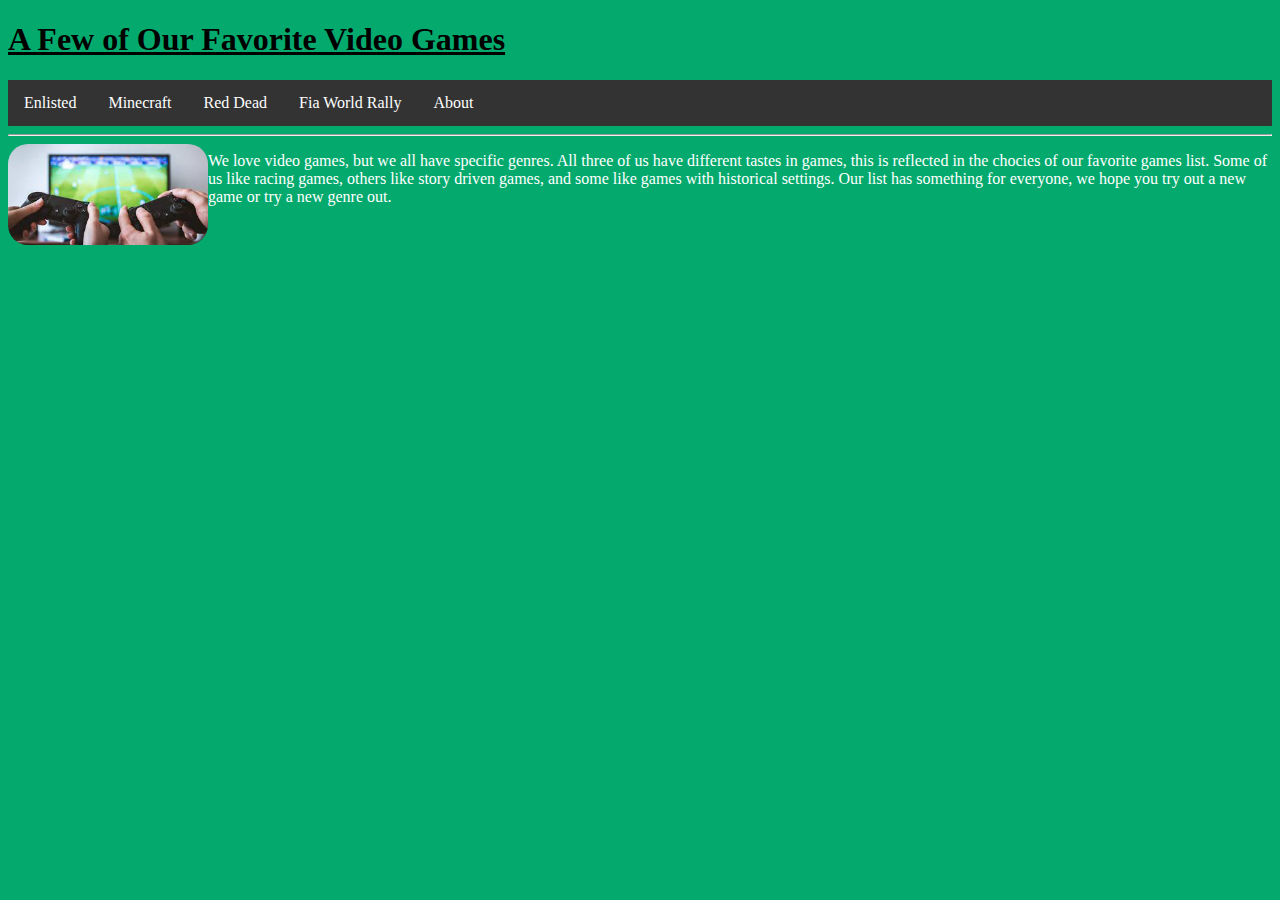
<file: Project-for-School - Github - Copy/index.html>
<!DOCTYPE html>
<head>
   <link rel="stylesheet" href="style.css">
  <style>
    ul{list-style-type: none;
      margin:0;
      padding:0;
      overflow: hidden;
      background-color:#333;}
    li{float:left;}
    li a{display: block; color:white; text-align: center; padding: 14px 16px; text-decoration: none;}
    li a:hover:not(.active){background-color: #111;}
    .active {background-color: #04AA6D;}
  </style>
  <link rel="stylesheet" href="style.css">
</head>
<body>
  <h1> A Few of Our Favorite Video Games</h1>
  <ul>
    <li> <a href="Enlisted.html">Enlisted</a></li>
    <li><a href="Minecraft.html">Minecraft</a></li>
    <li><a href="Red_Dead.html">Red Dead</a></li>
    <li><a href="WRC_9.html">Fia World Rally</a></li>
    <li><a href="about_us.html">About</a>
  </ul>
  <hr>
  <img src="videogame.jpeg"width="615">
  <p> We love video games, but we all have specific genres.
    All three of us have different tastes in games, this is reflected
     in the chocies of our favorite games list. Some of us like racing
     games, others like story driven games, and some like games with historical settings.
     Our list has something for everyone, we hope you try out a new game or try a new genre out.</p>
</body>
</html>
</file>
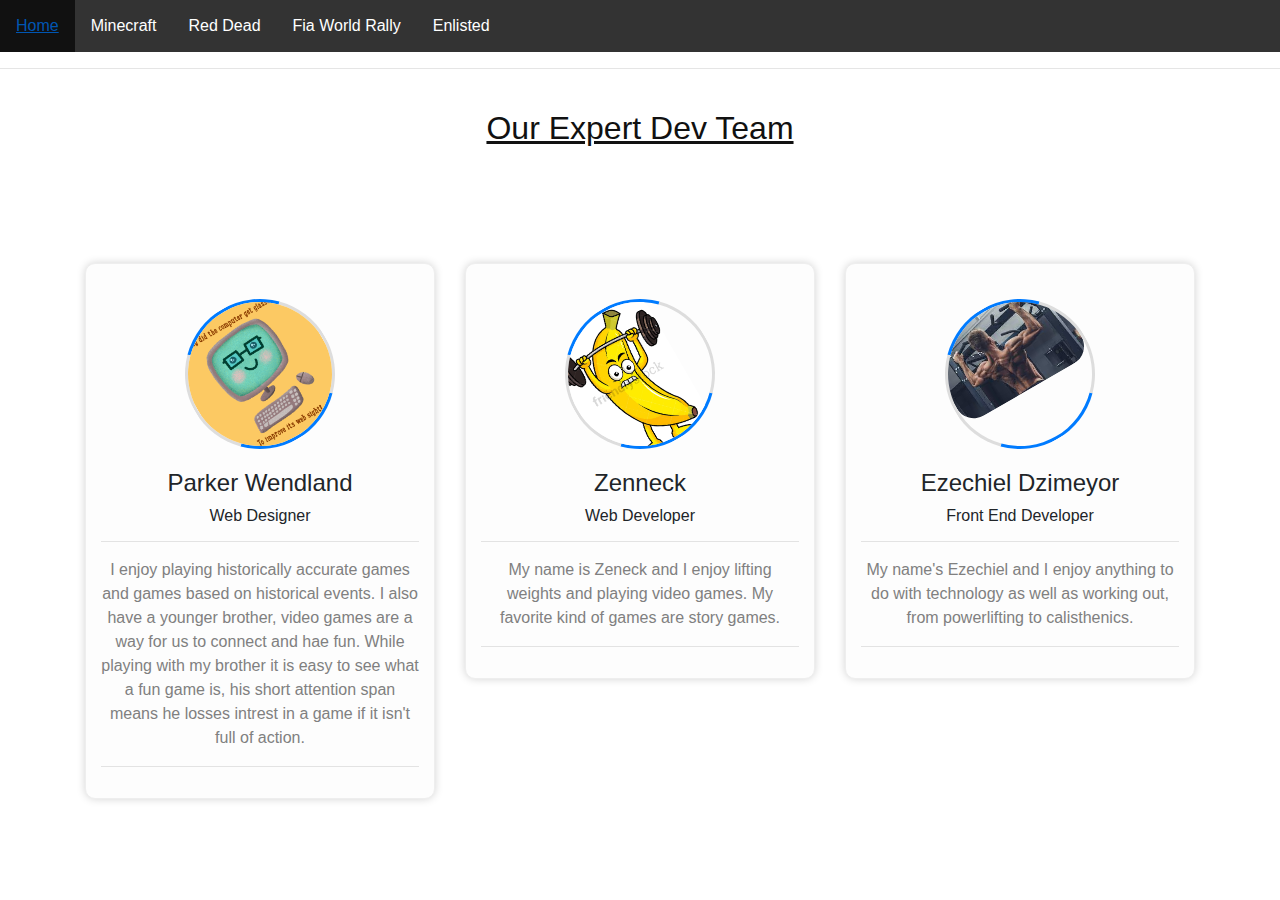
<file: Project-for-School - Github - Copy/about_us.html>
<!DOCTYPE html>
<html lang="en">
<head>
  <link rel="stylesheet" href="style.css">
	<style>
    ul{list-style-type: none;
      margin:0;
      padding:0;
      overflow: hidden;
      background-color:#333;}
    li{float:left;}
    li a{display: block; color:white; text-align: center; padding: 14px 16px; text-decoration: none;}
    li a:hover:not(.active){background-color: #111;}
    .active {background-color: #04AA6D;}
.user-pic {
    width: 150px;
    height: 150px;
    overflow: hidden;
    border-radius: 100%;
    margin: 20px auto 20px;
    border-left: 3px solid #ddd;
    border-right: 3px solid #ddd;
    border-top: 3px solid #007bff;
    border-bottom: 3px solid #007bff;
    transform: rotate(-30deg);
    transition: 0.5s;
}
.card-box:hover .user-pic {
    transform: rotate(0deg);
    transform: scale(1.1);
}
.card-box {
    padding: 15px;
    background-color: #fdfdfd;
    margin: 20px 0px;
    border-radius: 10px;
    border: 1px solid #eee;
    box-shadow: 0px 0px 8px 0px #d4d4d4;
    transition: 0.5s;
}
.card-box:hover {
	border: 1px solid #007bff;
}
.card-box p {
    color: #808080;
}
</style>
	<title>About Us</title>
	<meta charset="utf-8">
	<meta name="viewport" content="width=device-width, initial-scale=1">
	<link rel="stylesheet" href="https://stackpath.bootstrapcdn.com/bootstrap/4.4.1/css/bootstrap.min.css">
	<script src="https://code.jquery.com/jquery-3.4.1.slim.min.js"></script>
	<script src="https://cdn.jsdelivr.net/npm/popper.js@1.16.0/dist/umd/popper.min.js"></script>
	<script src="https://stackpath.bootstrapcdn.com/bootstrap/4.4.1/js/bootstrap.min.js"></script>
</head>
<body>
  <ul>
    <li> <a href="index.html">Home</a></li>
    <li><a href="Minecraft.html">Minecraft</a></li>
    <li><a href="Red_Dead.html">Red Dead</a></li>
    <li><a href="WRC_9.html">Fia World Rally</a></li>
    <li><a href="Enlisted.html">Enlisted</a>
  </ul>
  <hr>
	<div class="container">
		<div class="row">
			<div class="col-sm-6 offset-sm-3 mt-4 mb-4">
				<h2 class="text-center">Our Expert Dev Team</h2>
				<p class="text-center">Lorem ipsum dolor sit amet, consectetur adipiscing elit, sed do eiusmod tempor incididunt </p>
			</div>
		</div>

		<div class="row">
			<div class="col-md-4">
				<div class="card-box text-center">
					<div class="user-pic">
						<img src="Websitejoke.png" class="img-fluid" alt="User Pic">
					</div>
					<h4>Parker Wendland</h4>
					<h6>Web Designer</h6>
					<hr>
					<p> I enjoy playing historically accurate games and games based on historical events. I also have a younger brother, video games are a way for us to connect and hae fun. While playing with my brother it is easy to see what a fun game is, his short attention span means he losses intrest in a game if it isn't full of action.</p>
					<hr>

				</div>
			</div>

			<div class="col-md-4">
				<div class="card-box text-center">
					<div class="user-pic">
						<img src="bannana.jpg" class="img-fluid" alt="User Pic">
					</div>
					<h4>Zenneck</h4>
					<h6>Web Developer</h6>
					<hr>
					<p>My name is Zeneck and I enjoy lifting weights and playing video games. My favorite kind of games are story games. </p>
					<hr>

				</div>
			</div>

			<div class="col-md-4">
				<div class="card-box text-center">
					<div class="user-pic">
						<img src="pullup.jpeg" class="img-fluid" alt="User Pic">
					</div>
					<h4>Ezechiel Dzimeyor</h4>
					<h6>Front End Developer</h6>
					<hr>
					<p>My name's Ezechiel and I enjoy anything to do with technology as well as working out, from powerlifting to calisthenics. </p>
					<hr>

				</div>
			</div>
		</div>
	</div>
</body>
</html>
</file>
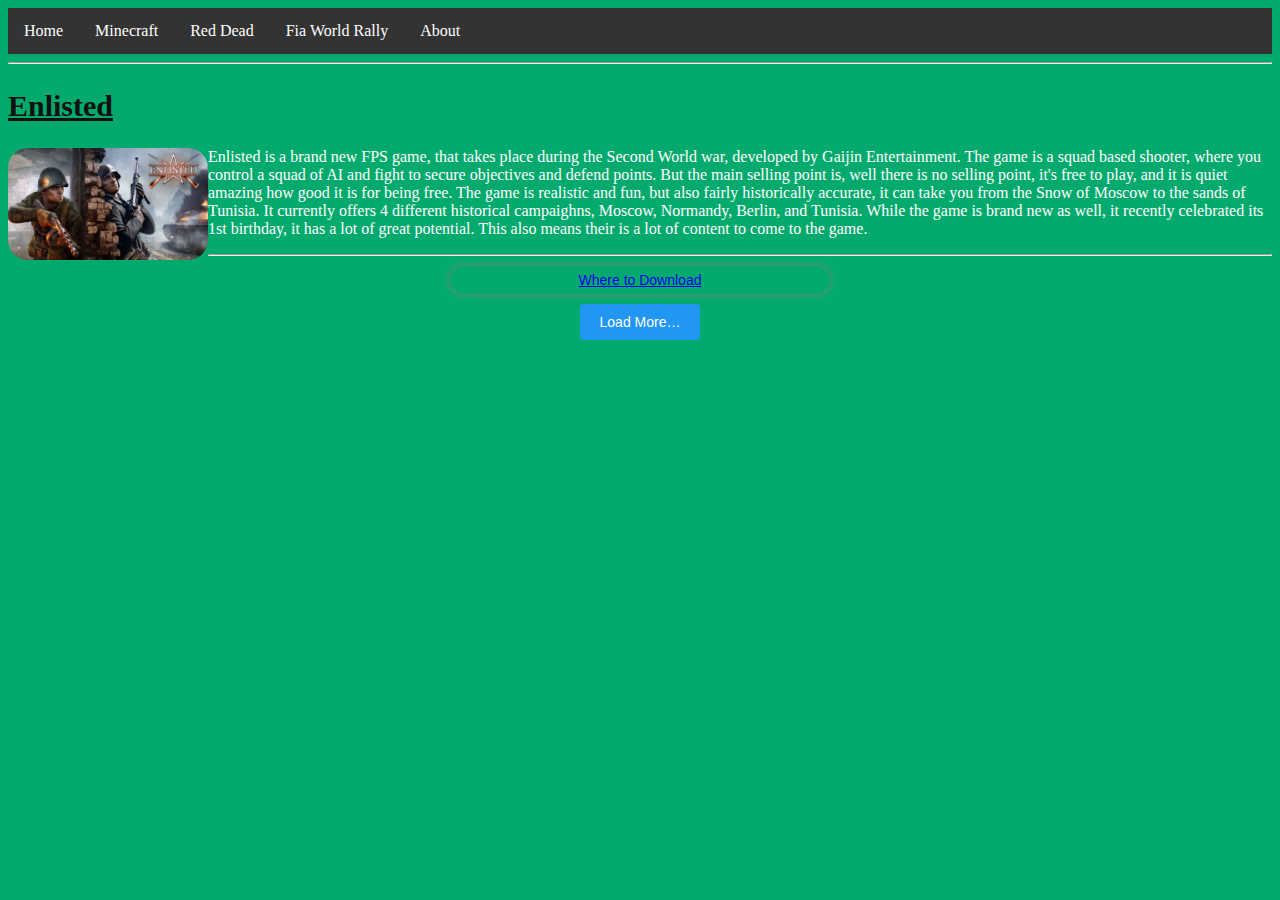
<file: Project-for-School - Github - Copy/Enlisted.html>
<!DOCTYPE html>
<head>
   <link rel="stylesheet" href="style.css">
	<style>
  .list {
      margin: 10px auto;
      width: 30%;
      box-sizing: border-box;
  }
  .list-element {
      width: 4 0%;
      margin: 25px 0px;
      font-family: arial;
      border-radius: 50px;
      padding: 6px 0px;
      color: #2196f3;
      font-size: 14px;
      text-align: center;
      box-shadow: 0px 0px 6px 0px #848484;
      display: none;
      margin: auto;
      margin-bottom: 6px;
  }
  #loadmore {
      margin: 5px auto 0px;
      display: table;
      border: none;
      padding: 10px 20px;
      font-size: 14px;
      cursor: pointer;
      color: #fff;
      border-radius: 4px;
      background-color: #2196f3;
  }
  .list .list-element:nth-child(1) {
      display: block;
  }

    ul{list-style-type: none;
      margin:0;
      padding:0;
      overflow: hidden;
      background-color:#333;}
    li{float:left;}
    li a{display: block; color:white; text-align: center; padding: 14px 16px; text-decoration: none;}
    li a:hover:not(.active){background-color: #111;}
    .active {background-color: #04AA6D;}
  </style>
</head>
<body>
  <ul>
    <li> <a href="index.html"> Home</a></li>
    <li><a href="Minecraft.html"> Minecraft</a></li>
    <li><a href="Red_Dead.html">Red Dead</a></li>
    <li><a href="WRC_9.html">Fia World Rally</a></li>
    <li><a href="about_us.html">About</a></li>
  </ul>
  <hr>
  <h2>Enlisted</h2>
  <img src="Enlisted_hero.jpg"width="500">
  <p> Enlisted is a brand new FPS game, that takes place during the Second World war, developed by Gaijin Entertainment. The game is a squad based shooter, where you control a squad of AI and fight to secure objectives and defend points. But the main selling point is, well there is no selling point, it's free to play, and it is quiet amazing how good it is for being free. The game is realistic and fun, but also fairly historically accurate, it can take you from the Snow of Moscow to the sands of Tunisia. It currently offers 4 different historical campaighns, Moscow, Normandy, Berlin, and Tunisia. While the game is brand new as well, it recently celebrated its 1st birthday, it has a lot of great potential. This also means their is a lot of content to come to the game.</p>
<hr>
  <!-- List of your items -->
	<div class="list">
	    <div class="list-element"><a href="https://enlisted.net/en/play4free/?r=admachcpp_402_one-us&ClickID=61be1376663cd600017d566d#!/">Where to Download</a></div>
	    <div class="list-element"><a href="https://game-enthusiast.com/2021/05/03/enlisted-beta-review/">Review #1</a></div>
	    <div class="list-element"><a href="https://bluntlyhonestreviews.com/reviews/co-op-multiplayer/review-is-enlisted-worth-playing-in-2021/">Review #2</a></div>
	</div>

	<!-- Load More Button -->
	<button id="loadmore">Load More…</button>

<script>
const loadmore = document.querySelector('#loadmore');
    let currentItems = 1;
    loadmore.addEventListener('click', (e) => {
        const elementList = [...document.querySelectorAll('.list .list-element')];
        for (let i = currentItems; i < currentItems + 1; i++) {
            if (elementList[i]) {
                elementList[i].style.display = 'block';
            }
        }
        currentItems += 1;

        // Load more button will be hidden after list fully loaded
        if (currentItems >= elementList.length) {
            event.target.style.display = 'none';
        }
    })
</script>
</body>
</html>
</file>
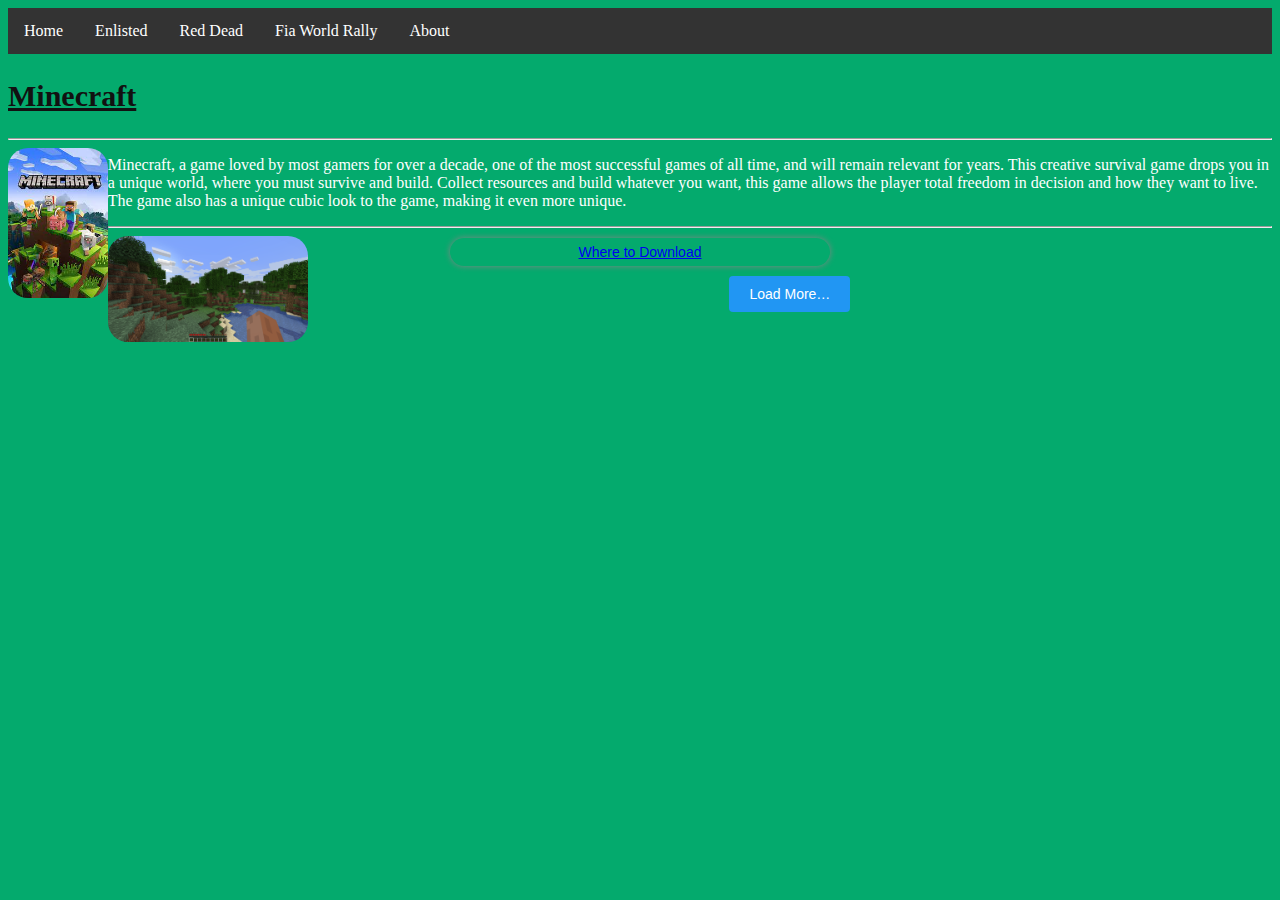
<file: Project-for-School - Github - Copy/Minecraft.html>
<!DOCTYPE html>
<html>
  <head>
    <link rel="stylesheet" href="style.css">
    <style>
  .list {
      margin: 10px auto;
      width: 30%;
      box-sizing: border-box;
  }
  .list-element {
      width: 4 0%;
      margin: 25px 0px;
      font-family: arial;
      border-radius: 50px;
      padding: 6px 0px;
      color: #2196f3;
      font-size: 14px;
      text-align: center;
      box-shadow: 0px 0px 6px 0px #848484;
      display: none;
      margin: auto;
      margin-bottom: 6px;
  }
  #loadmore {
      margin: 5px auto 0px;
      display: table;
      border: none;
      padding: 10px 20px;
      font-size: 14px;
      cursor: pointer;
      color: #fff;
      border-radius: 4px;
      background-color: #2196f3;
  }
  .list .list-element:nth-child(1) {
      display: block;
  }

      ul{list-style-type: none;
        margin:0;
        padding:0;
        overflow: hidden;
        background-color:#333;}
      li{float:left;}
      li a{display: block; color:white; text-align: center; padding: 14px 16px; text-decoration: none;}
      li a:hover:not(.active){background-color: #111;}
      .active {background-color: #04AA6D;}
    </style>
  </head>
  <body>
    <ul>
      <li><a href="index.html">Home</a></li>
      <li><a href="Enlisted.html">Enlisted</a></li>
      <li><a href="Red_Dead.html">Red Dead</a></li>
      <li><a href="WRC_9.html">Fia World Rally</a></li>
      <li><a href="About_us.html">About</a></li>
      </ul>
    <h2>Minecraft</h2>
    <hr>
    <img src="Minecraft.jpeg">
    <p> Minecraft, a game loved by most gamers for over a decade, one of the most successful games of all time, and will remain relevant for years. This creative survival game drops you in a unique world, where you must survive and build. Collect resources and build whatever you want, this game allows the player total freedom in decision and how they want to live. The game also has a unique cubic look to the game, making it even more unique.</p><hr>
    <img src="Survival1.17.png"width="550">

    <div class="list">
        <div class="list-element"><a href="https://www.minecraft.net/en-us">Where to Download</a></div>
        <div class="list-element"><a href="https://www.ign.com/articles/2011/11/24/minecraft-review">Review #1</a></div>
        <div class="list-element"><a href="https://www.commonsensemedia.org/game-reviews/minecraft">Review #2</a></div>
    </div>

    <!-- Load More Button -->
    <button id="loadmore">Load More…</button>

  <script>
  const loadmore = document.querySelector('#loadmore');
      let currentItems = 1;
      loadmore.addEventListener('click', (e) => {
          const elementList = [...document.querySelectorAll('.list .list-element')];
          for (let i = currentItems; i < currentItems + 1; i++) {
              if (elementList[i]) {
                  elementList[i].style.display = 'block';
              }
          }
          currentItems += 1;

          // Load more button will be hidden after list fully loaded
          if (currentItems >= elementList.length) {
              event.target.style.display = 'none';
          }
      })
  </script>
  </body>
</html>
</file>
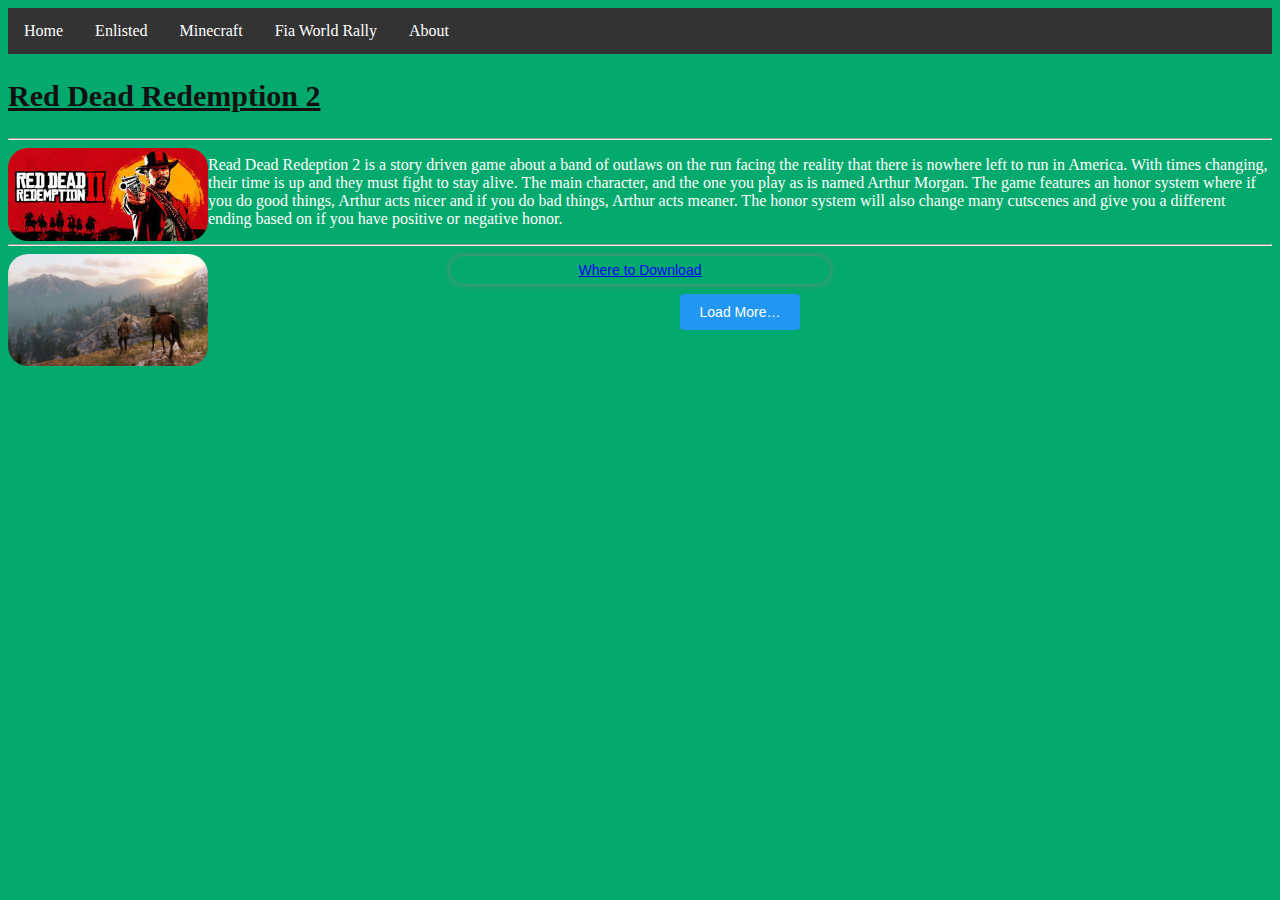
<file: Project-for-School - Github - Copy/Red_Dead.html>
<!DOCTYPE html>
<html>
  <head>
     <link rel="stylesheet" href="style.css">
    <style>
      .list {
          margin: 10px auto;
          width: 30%;
          box-sizing: border-box;
      }
      .list-element {
          width: 4 0%;
          margin: 25px 0px;
          font-family: arial;
          border-radius: 50px;
          padding: 6px 0px;
          color: #2196f3;
          font-size: 14px;
          text-align: center;
          box-shadow: 0px 0px 6px 0px #848484;
          display: none;
          margin: auto;
          margin-bottom: 6px;
      }
      #loadmore {
          margin: 5px auto 0px;
          display: table;
          border: none;
          padding: 10px 20px;
          font-size: 14px;
          cursor: pointer;
          color: #fff;
          border-radius: 4px;
          background-color: #2196f3;
      }
      .list .list-element:nth-child(1) {
          display: block;
      }
      ul{list-style-type: none;
        margin:0;
        padding:0;
        overflow: hidden;
        background-color:#333;}
      li{float:left;}
      li a{display: block; color:white; text-align: center; padding: 14px 16px; text-decoration: none;}
      li a:hover:not(.active){background-color: #111;}
      .active {background-color: #04AA6D;}
    </style>
  </head>
  <body>
    <ul>
      <li> <a href="index.html">Home</a></li>
      <li> <a href="Enlisted.html">Enlisted</a></li>
      <li><a href="Minecraft.html">Minecraft</a></li>
      <li><a href="WRC_9.html">Fia World Rally</a></li>
      <li><a href="About_us.html">About</a></li>
    </ul>
    <h2>Red Dead Redemption 2</h2>
    <hr>
    <img src="readdead.jpeg">
    <p>Read Dead Redeption 2 is a story driven game about a band of outlaws on the run facing the reality that there is nowhere left to run in America. With times changing, their time is up and they must fight to stay alive. The main character, and the one you play as is named Arthur Morgan. The game features an honor system where if you do good things, Arthur acts nicer and if you do bad things, Arthur acts meaner. The honor system will also change many cutscenes and give you a different ending based on if you have positive or negative honor.</p><hr>
    <img src="Red-dead-photo2.jpg"width="615">

    <div class="list">
        <div class="list-element"><a href="https://www.rockstargames.com/reddeadredemption2/">Where to Download</a></div>
        <div class="list-element"><a href="https://www.ign.com/articles/2018/10/25/red-dead-redemption-2-review">Review #1</a></div>
        <div class="list-element"><a href="https://www.pcgamer.com/red-dead-redemption-2-review/">Review #2</a></div>
    </div>

    <!-- Load More Button -->
    <button id="loadmore">Load More…</button>

  <script>
  const loadmore = document.querySelector('#loadmore');
      let currentItems = 1;
      loadmore.addEventListener('click', (e) => {
          const elementList = [...document.querySelectorAll('.list .list-element')];
          for (let i = currentItems; i < currentItems + 1; i++) {
              if (elementList[i]) {
                  elementList[i].style.display = 'block';
              }
          }
          currentItems += 1;

          // Load more button will be hidden after list fully loaded
          if (currentItems >= elementList.length) {
              event.target.style.display = 'none';
          }
      })
  </script>
  </body>
</html>
</file>
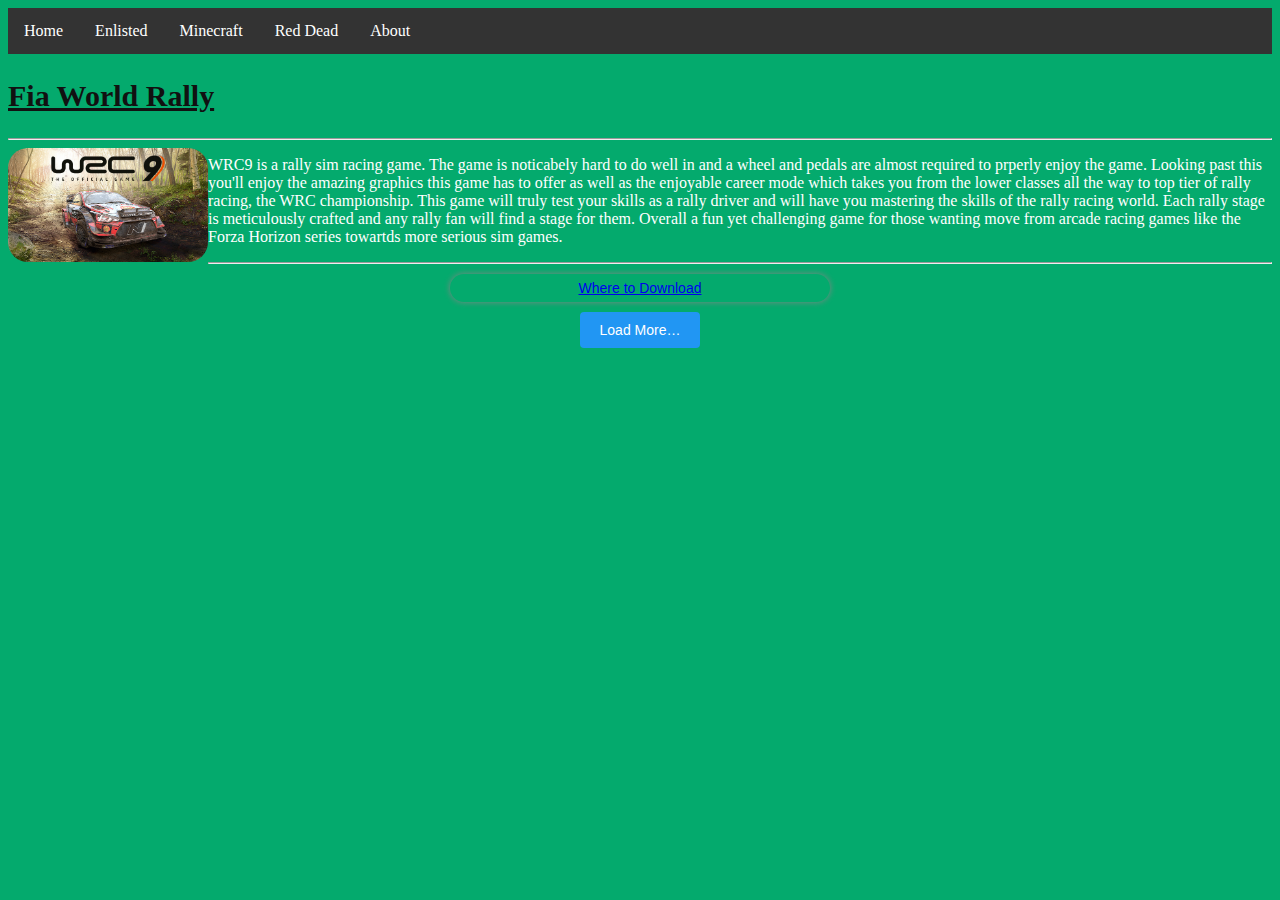
<file: Project-for-School - Github - Copy/WRC_9.html>
<!DOCTYPE html>
<html>
  <head>
     <link rel="stylesheet" href="style.css">
    <style>
  .list {
      margin: 10px auto;
      width: 30%;
      box-sizing: border-box;
  }
  .list-element {
      width: 4 0%;
      margin: 25px 0px;
      font-family: arial;
      border-radius: 50px;
      padding: 6px 0px;
      color: #2196f3;
      font-size: 14px;
      text-align: center;
      box-shadow: 0px 0px 6px 0px #848484;
      display: none;
      margin: auto;
      margin-bottom: 6px;
  }
  #loadmore {
      margin: 5px auto 0px;
      display: table;
      border: none;
      padding: 10px 20px;
      font-size: 14px;
      cursor: pointer;
      color: #fff;
      border-radius: 4px;
      background-color: #2196f3;
  }
  .list .list-element:nth-child(1) {
      display: block;
  }

      ul{list-style-type: none;
        margin:0;
        padding:0;
        overflow: hidden;
        background-color:#333;}
      li{float:left;}
      li a{display: block; color:white; text-align: center; padding: 14px 16px; text-decoration: none;}
      li a:hover:not(.active){background-color: #111;}
      .active {background-color: #04AA6D;}
    </style>
  </head>
  <body>
    <ul>
      <li> <a href="index.html">Home</a></li>
      <li> <a href="Enlisted.html">Enlisted</a></li>
      <li><a href="Minecraft.html">Minecraft</a></li>
      <li><a href="Red_Dead.html">Red Dead</a></li>
      <li><a href="About_us.html">About</a></li>
    </ul>
    <h2>Fia World Rally</h2>
    <hr>
 <img src="wrc9.jpg">
    <p>
      WRC9 is a rally sim racing game. The game is noticabely hard to do well in and a wheel and pedals are almost required to prperly enjoy the game. Looking past this you'll enjoy the amazing graphics this game has to offer as well as the enjoyable career mode which takes you from the lower classes all the way to top tier of rally racing, the WRC championship. This game will truly test your skills as a rally driver and will have you mastering the skills of the rally racing world. Each rally stage is meticulously crafted and any rally fan will find a stage for them. Overall a fun yet challenging game for those wanting move from arcade racing games like the Forza Horizon series towartds more serious sim games.
      </p>
      <hr>

    <div class="list">
        <div class="list-element"><a href="https://store.steampowered.com/app/1267540/WRC_9_FIA_World_Rally_Championship/">Where to Download</a></div>
        <div class="list-element"><a href="https://www.ign.com/articles/wrc-9-review">Review #1</a></div>
        <div class="list-element"><a href="https://www.pushsquare.com/reviews/ps5/wrc_9">Review #2</a></div>
    </div>

    <!-- Load More Button -->
    <button id="loadmore">Load More…</button>

  <script>
  const loadmore = document.querySelector('#loadmore');
      let currentItems = 1;
      loadmore.addEventListener('click', (e) => {
          const elementList = [...document.querySelectorAll('.list .list-element')];
          for (let i = currentItems; i < currentItems + 1; i++) {
              if (elementList[i]) {
                  elementList[i].style.display = 'block';
              }
          }
          currentItems += 1;

          // Load more button will be hidden after list fully loaded
          if (currentItems >= elementList.length) {
              event.target.style.display = 'none';
          }
      })
  </script>
  </body>

</html>
</file>
<file: Project-for-School - Github - Copy/style.css>
p {color: white;}
body{background-color: #04AA6D;}
h2{text-decoration-line: underline; font-size:30px;color:#111;}
img{border-radius: 20px;border-color:white; float:left;max-height: 150px;max-width: 200px}
h1{text-decoration-line: underline}
</file>
